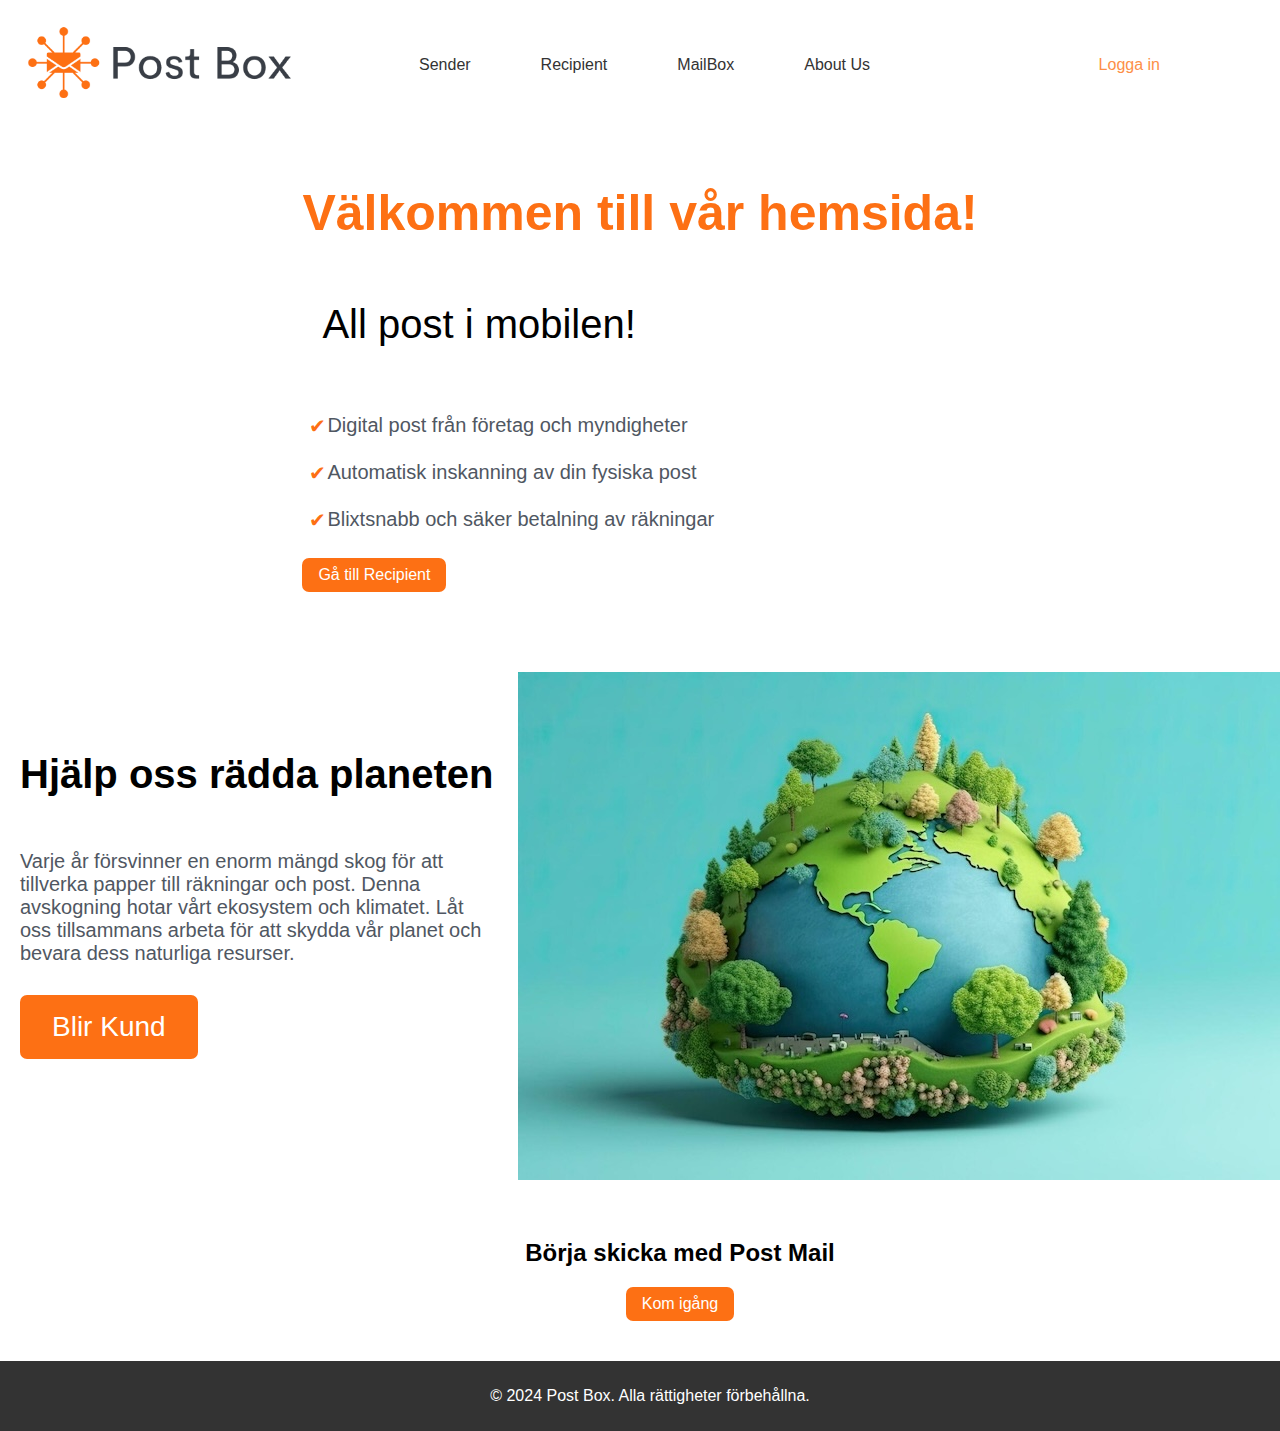
<file: mailBox/index.html>
<!DOCTYPE html>
<html lang="en">
  <head>
    <meta charset="UTF-8" />
    <meta name="viewport" content="width=device-width, initial-scale=1.0" />
    <title>Hemsida</title>
    <link rel="stylesheet" type="text/css" href="styles.css" />
  </head>
  <body>
    <header class="containerHeader">
      <img
        class="logo"
        src="Skärmavbild 2024-05-09 kl. 16.51.54.png"
        alt="logo"
        width="330px"
        height="130px"
      />
      <nav class="meny">
        <a href="senderhome.html">Sender</a>
        <a href="Recipient.html">Recipient</a>
        <a href="MailBox.html">MailBox</a>
        <a href="AboutUs.html">About Us</a>
        <a href="">Logga in</a>
      </nav>
    </header>
    <div class="containerContent">
      <div class="content">
        <h1>Välkommen till vår hemsida!</h1>
        <p>All post i mobilen!</p>
        <ul>
          <li>Digital post från företag och myndigheter</li>
          <li>Automatisk inskanning av din fysiska post</li>
          <li>Blixtsnabb och säker betalning av räkningar</li>
        </ul>
        <a href="Recipient.html" class="button">Gå till Recipient</a>
      </div>
    </div>
    <div class="miljoContent">
      <div class="text-content">
        <h2>Hjälp oss rädda planeten</h2>
        <p>
          Varje år försvinner en enorm mängd skog för att tillverka papper till
          räkningar och post. Denna avskogning hotar vårt ekosystem och
          klimatet. Låt oss tillsammans arbeta för att skydda vår planet och
          bevara dess naturliga resurser.
        </p>
        <a href="Recipient.html" class="kund"> Blir Kund</a>
      </div>
      <img
        src="28529377-varld-miljo-och-jord-dag-med-natur-och-eco-vanlig-miljo-generativ-ai-gratis-fotona.jpeg"
        alt="foto"
      />
    </div>
    <div class="sender">
      <h2>Börja skicka med Post Mail</h2>
      <a href="Sender.html" class="skickaButton"> Kom igång</a>
    </div>
    <footer class="footer">
      <p>&copy; 2024 Post Box. Alla rättigheter förbehållna.</p>
    </footer>
  </body>
</html>
</file>
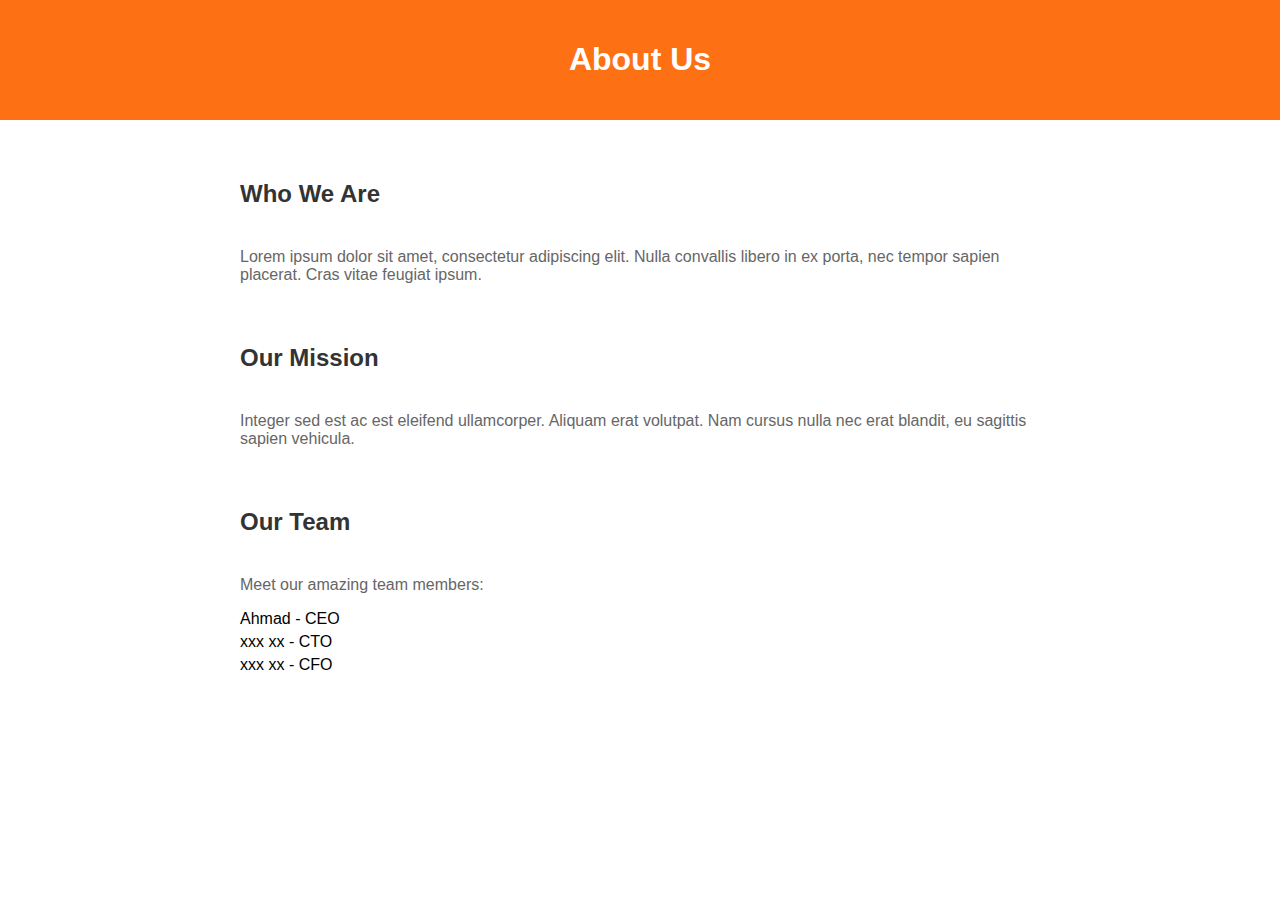
<file: mailBox/AboutUs.html>
<!DOCTYPE html>
<html lang="en">
  <head>
    <meta charset="UTF-8" />
    <meta name="viewport" content="width=device-width, initial-scale=1.0" />
    <title>About Us</title>
    <link rel="stylesheet" href="styles.css" />
  </head>
  <body>
    <header class="header">
      <h1 class="header__title">About Us</h1>
    </header>
    <div class="container">
      <section class="section about">
        <h2 class="section__title">Who We Are</h2>
        <p class="section__content">
          Lorem ipsum dolor sit amet, consectetur adipiscing elit. Nulla
          convallis libero in ex porta, nec tempor sapien placerat. Cras vitae
          feugiat ipsum.
        </p>
      </section>
      <section class="section mission">
        <h2 class="section__title">Our Mission</h2>
        <p class="section__content">
          Integer sed est ac est eleifend ullamcorper. Aliquam erat volutpat.
          Nam cursus nulla nec erat blandit, eu sagittis sapien vehicula.
        </p>
      </section>
      <section class="section team">
        <h2 class="section__title">Our Team</h2>
        <p class="section__content">Meet our amazing team members:</p>
        <ul class="team__list">
          <li class="team__member">Ahmad - CEO</li>
          <li class="team__member">xxx xx - CTO</li>
          <li class="team__member">xxx xx - CFO</li>
        </ul>
      </section>
    </div>
  </body>
</html>
</file>
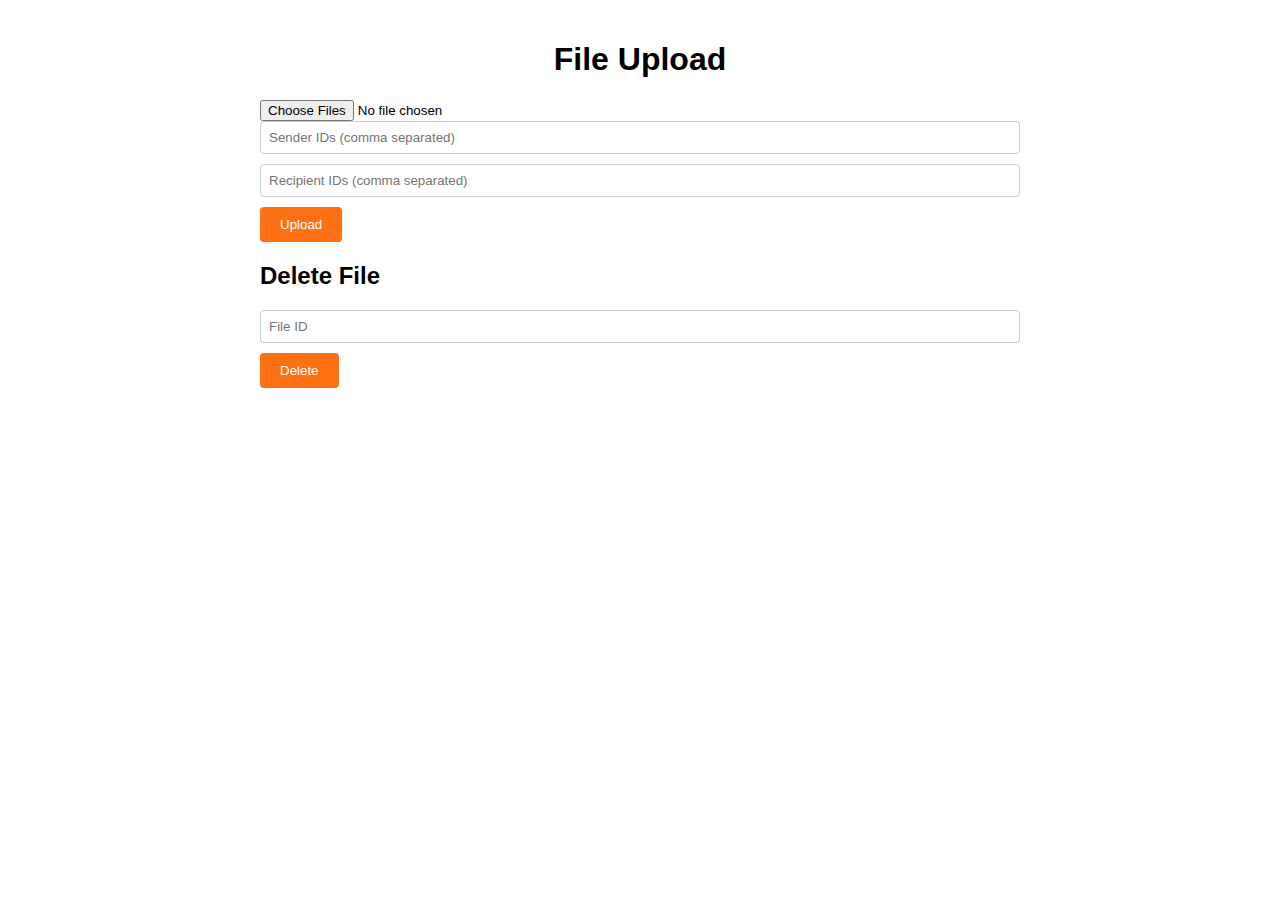
<file: mailBox/MailBox.html>
<!DOCTYPE html>
<html lang="en">
  <head>
    <meta charset="UTF-8" />
    <meta name="viewport" content="width=device-width, initial-scale=1.0" />
    <title>File Upload</title>
    <link rel="stylesheet" href="styles.css" />
  </head>
  <body class="container">
    <h1>File Upload</h1>
    <form id="uploadForm">
      <input type="file" id="fileInput" multiple />
      <input
        type="text"
        id="senderIds"
        placeholder="Sender IDs (comma separated)"
      />
      <input
        type="text"
        id="recipientIds"
        placeholder="Recipient IDs (comma separated)"
      />
      <button type="submit">Upload</button>
    </form>
    <div id="message"></div>
    <h2>Delete File</h2>
    <input type="number" id="fileIdToDelete" placeholder="File ID" />
    <button onclick="deleteFile()">Delete</button>

    <script src="script.js"></script>
  </body>
</html>
</file>
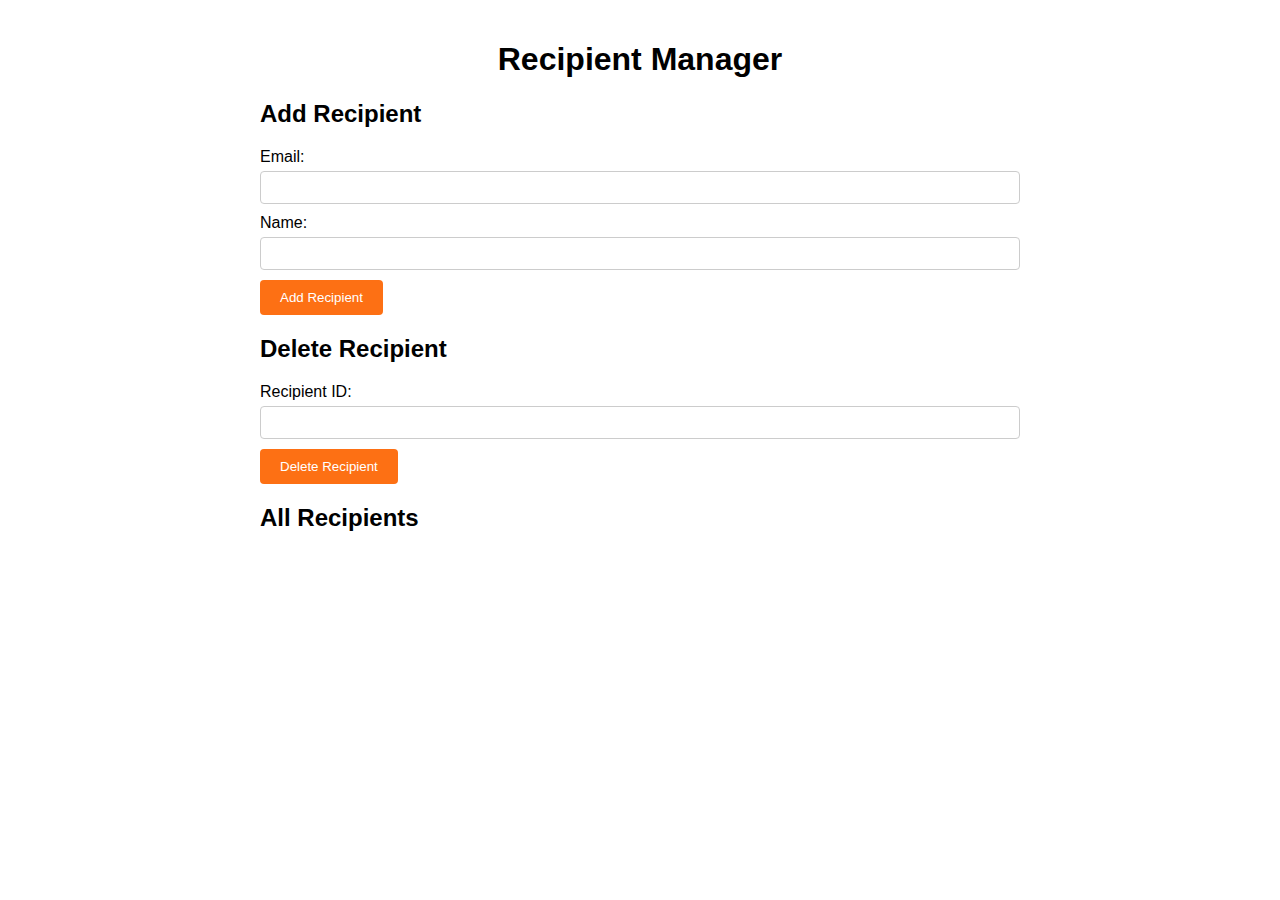
<file: mailBox/Recipient.html>
<!DOCTYPE html>
<html lang="en">
  <head>
    <meta charset="UTF-8" />
    <meta name="viewport" content="width=device-width, initial-scale=1.0" />
    <title>Recipient Manager</title>
    <link rel="stylesheet" href="styles.css" />
  </head>
  <body class="container">
    <h1>Recipient Manager</h1>
    <div>
      <h2>Add Recipient</h2>
      <form id="addRecipientForm">
        <label for="email">Email:</label>
        <input type="email" id="email" name="email" required />
        <label for="name">Name:</label>
        <input type="text" id="name" name="name" required />
        <button type="submit">Add Recipient</button>
      </form>
    </div>
    <div>
      <h2>Delete Recipient</h2>
      <form id="deleteRecipientForm">
        <label for="recipientId">Recipient ID:</label>
        <input type="number" id="recipientId" name="id" required />
        <button type="submit">Delete Recipient</button>
      </form>
    </div>
    <div>
      <h2>All Recipients</h2>
      <ul id="recipientList"></ul>
    </div>
    <script src="script.js"></script>
  </body>
</html>
</file>
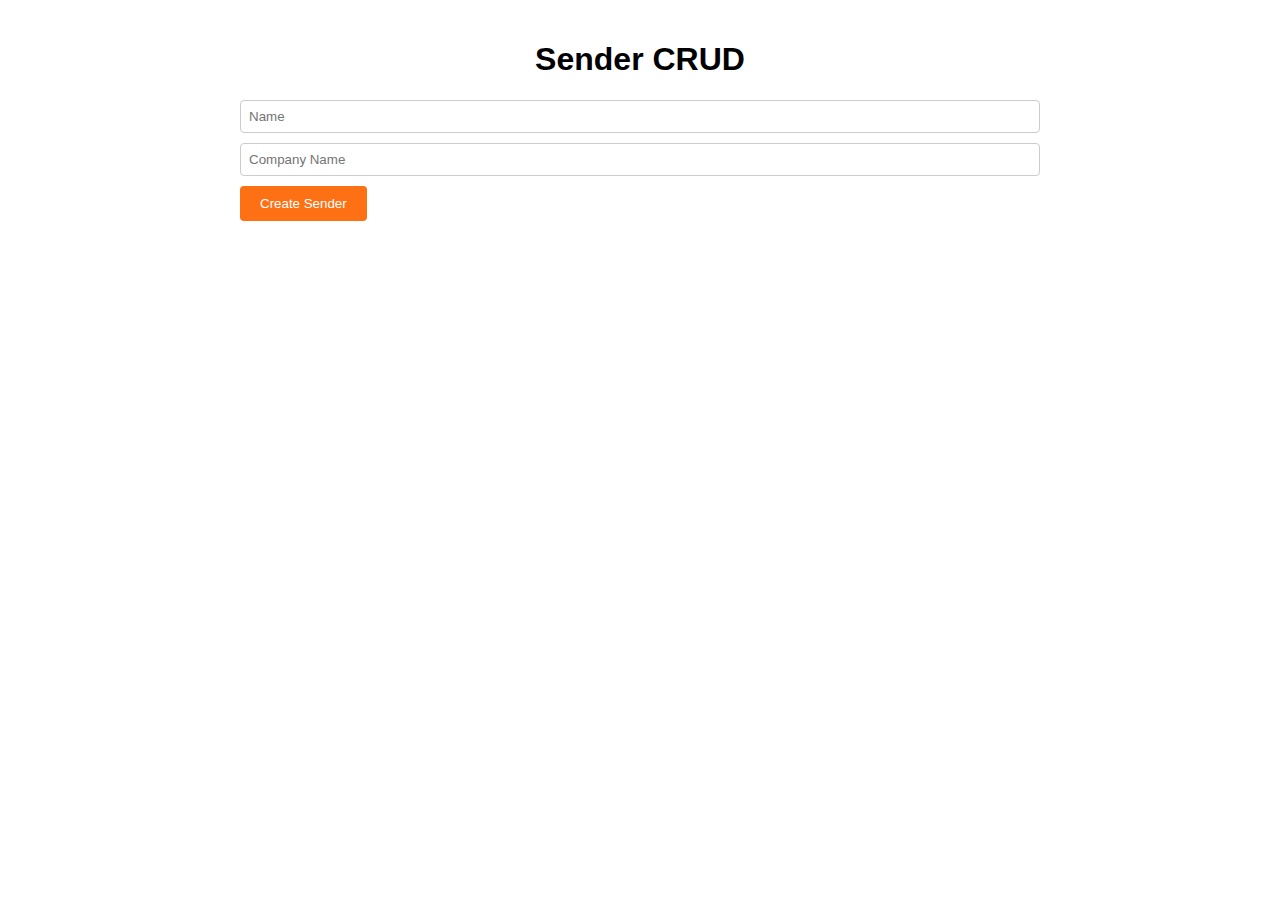
<file: mailBox/SenderC.html>
<!DOCTYPE html>
<html lang="en">
  <head>
    <meta charset="UTF-8" />
    <meta name="viewport" content="width=device-width, initial-scale=1.0" />
    <title>Sender & Recipient Management</title>
    <link rel="stylesheet" href="styles.css" />
  </head>
  <body>
    <div class="container">
      <h1>Sender CRUD</h1>
      <form id="senderForm">
        <input type="text" id="name" placeholder="Name" />
        <input type="text" id="companyName" placeholder="Company Name" />
        <button type="submit" onclick="createSender()">Create Sender</button>
      </form>
      <div id="sendersList"></div>
    <script src="script.js"></script>
  </body>
</html>
</file>
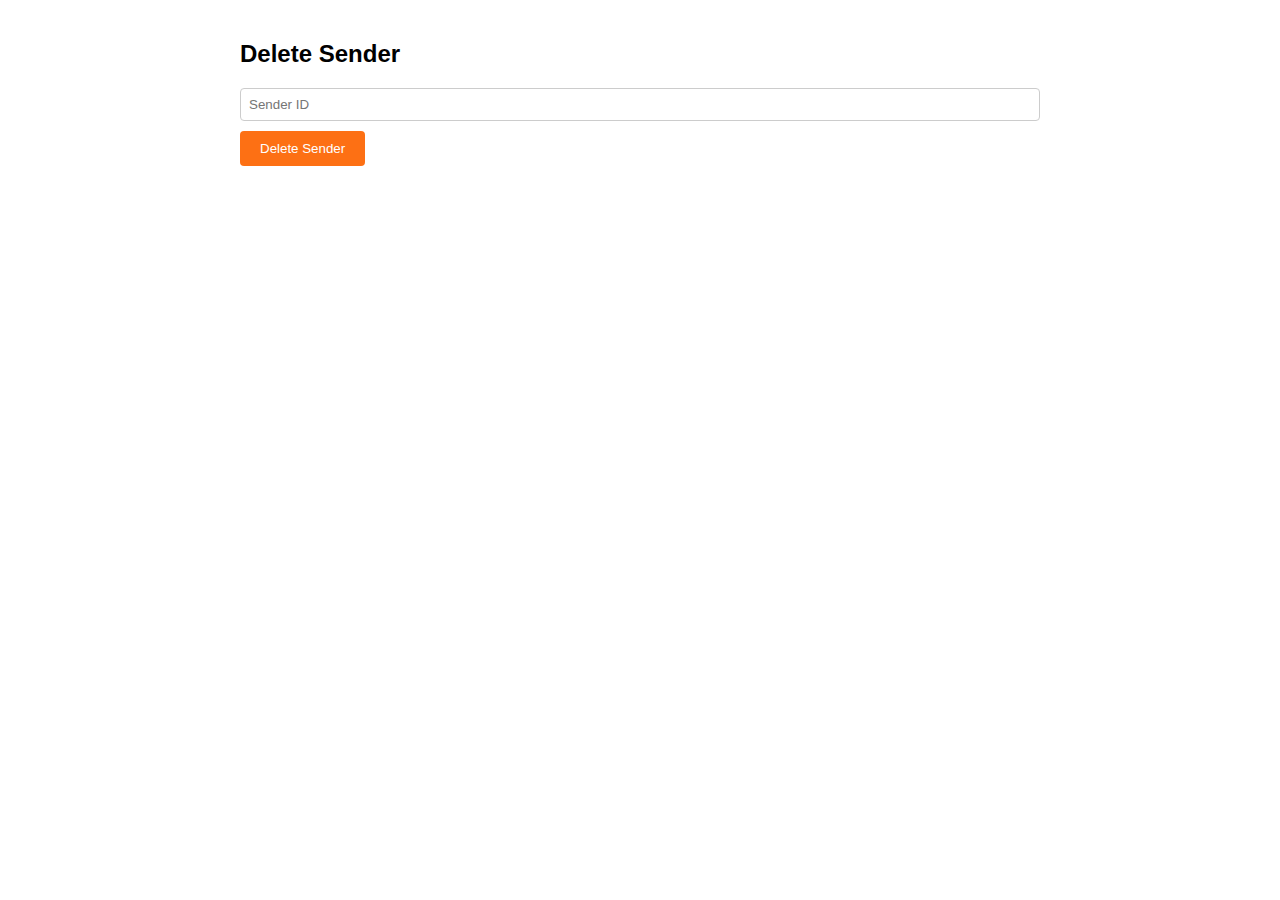
<file: mailBox/SenderD.html>
<!DOCTYPE html>
<html lang="en">
  <head>
    <meta charset="UTF-8" />
    <meta name="viewport" content="width=device-width, initial-scale=1.0" />
    <title>Sender & Recipient Management</title>
    <link rel="stylesheet" href="styles.css" />
  </head>
  <body>
    <div class="container">
      <h2>Delete Sender</h2>
      <form id="deleteForm">
        <input type="text" id="deleteId" placeholder="Sender ID" />
        <button type="button" onclick="deleteSender()">Delete Sender</button>
      </form>
    </div>
    <div id="sendersList"></div>
    <script src="script.js"></script>
  </body>
</html>
</file>
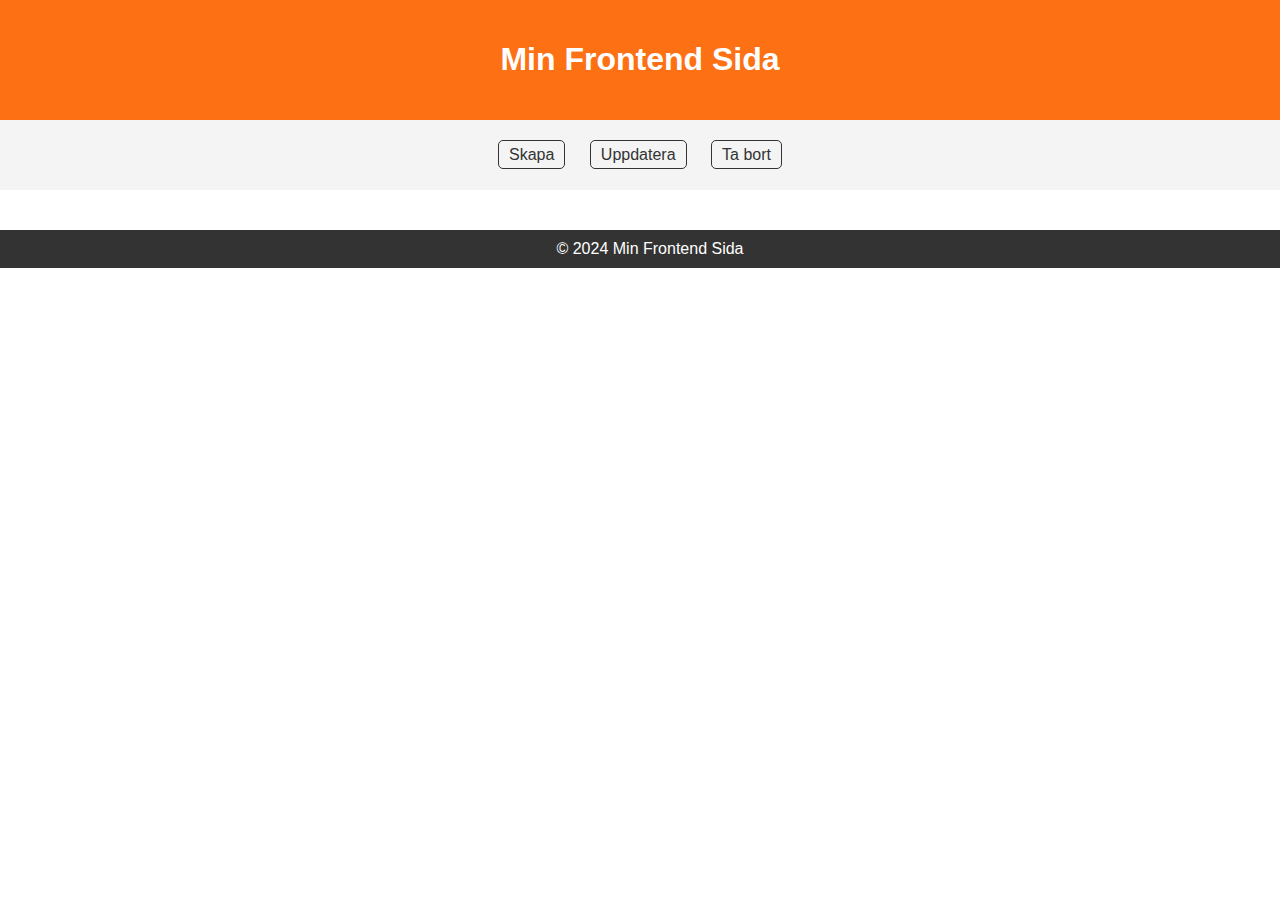
<file: mailBox/SenderHome.html>
<!DOCTYPE html>
<html lang="sv">
  <head>
    <meta charset="UTF-8" />
    <meta name="viewport" content="width=device-width, initial-scale=1.0" />
    <title>Frontend Sida</title>
    <link rel="stylesheet" href="styles.css" />
  </head>
  <body>
    <header class="header">
      <h1 class="header-title">Min Frontend Sida</h1>
    </header>
    <nav class="nav">
      <ul class="nav-list">
        <li class="nav-item">
          <a href="SenderC.html" class="nav-link">Skapa</a>
        </li>
        <li class="nav-item">
          <a href="senderhome.html" class="nav-link">Uppdatera</a>
        </li>
        <li class="nav-item">
          <a href="SenderD.html" class="nav-link">Ta bort</a>
        </li>
      </ul>
    </nav>
    <main class="main">
      <!-- Här kan du lägga till innehållet för varje menyval -->
    </main>
    <footer class="footer">
      <p class="footer-text">&copy; 2024 Min Frontend Sida</p>
    </footer>
  </body>
</html>
</file>
<file: mailBox/styles.css>
/* hmoe */
.containerHeader {
  display: flex;
  justify-content: center;
  align-items: center;
  height: 100%;
}

.logo {
  width: auto; /* Justera bredden efter behov */
}

.meny {
  width: 75%;
  display: flex;
  background-color: #fff;
  padding: 50px;
  justify-content: space-between;
}

.meny a:first-child {
  margin-left: 50px;
}

.meny a:last-child {
  margin-left: auto; /* Placera den sista länken till höger */
  color: #fd8f47;
}

.meny a {
  margin-right: 70px; /* Justera efter önskat avstånd mellan länkarna */
  text-decoration: none;
  color: #333;
  position: relative; /* Lägg till positionering relativt */
}

.meny a::after {
  content: ""; /* Lägg till ett tomt innehåll för pseudoelementet */
  position: absolute; /* Absolut positionering relativt till länken */
  left: 0; /* Placera understreckseffekten från vänsterkanten av länken */
  bottom: -3px; /* Placera understreckseffekten 3 pixlar under länken */
  width: 100%; /* Bredden på understreckseffekten är lika med bredden på länken */
  border-bottom: 2px solid transparent; /* Lägg till ett transparent understreck */
  transition: border-color 0.3s; /* Lägg till övergång för en smidig effekt */
}

.meny a:hover::after {
  border-color: #fd7014; /* Ändra understreckets färg när musen hovrar över länken */
}

.meny a:hover {
  color: #fd7014;
}

.content {
  text-align: center; /* Centrera innehållet horisontellt */
  margin-top: 20px;
}

.content h1 {
  color: #fd7014; /* Ändra färgen på rubriken */
  font-size: 50px;
}

.content p {
  padding: 20px;
  color: #000000; /* Ändra färgen på paragrafen */
  font-size: 40px;
  text-align: left;
}

.content ul {
  list-style-type: none; /* Ta bort punktlistan */
  padding: 0; /* Ta bort inre utfyllnad för ul-elementet */
  font-size: 20px;
}

.content li {
  padding: 7px;
  color: #505762; /* Ändra färgen på listelementen */
}

.containerContent {
  display: flex;
  justify-content: center;
  flex: 80%;
}

.content ul {
  list-style-type: none; /* Tar bort standardlista */
  padding: 0; /* Tar bort inre utfyllnad */
  text-align: left;
}

.content li {
  position: relative; /* Relativ position för att rita rätt-tecknet */
  padding-left: 25px; /* Lägger till utrymme till vänster för rätt-tecknet */
  margin-bottom: 10px; /* Lägger till utrymme mellan listelementen */
}

.content li::before {
  padding: 7px;
  content: "\2714"; /* Rätt-tecknet (✔) */
  position: absolute; /* Absolut position relativt till listelementet */
  left: 0; /* Placering till vänster för listelementet */
  top: 0; /* Placering till toppen för listelementet */
  color: #fd7014; /* Färgen för rätt-tecknet */
}

.button {
  display: inline-block;
  background-color: #fd7014;
  color: #ffffff;
  border: none;
  border-radius: 7px;
  padding: 8px 16px; /* Minska paddingen för att göra knappen smalare */
  font-size: 16px; /* Minska fontstorleken för att göra knappen smalare */
  text-decoration: none;
  cursor: pointer;
  transition: color 0.3s, background-color 0.3s;
  float: left;
}

.button:hover {
  color: #393e46;
  background-color: #fd8f47;
}

.miljoContent {
  margin-top: 80px;
  display: flex;
}

.text-content {
  margin-top: 50px;
  flex-basis: 50%; /* Tar upp halva bredden */
  padding: 20px 20px; /* Lägger till lite utfyllnad på sidorna */
}

.text-content h2 {
  font-size: 40px;
  margin-top: 10px; /* Tar bort översta marginalen för rubriken */
}

.text-content p {
  padding-top: 20px;
  color: #505762;
  font-size: 20px;
  margin-bottom: 0; /* Tar bort nedersta marginalen för paragrafen */
}

.miljoContent img {
  flex-basis: 50%; /* Tar upp halva bredden */
  max-width: 100%; /* Säkerställer att bilden inte är bredare än förälderkontainern */
}

.kund {
  margin: 30px 0;
  display: inline-block;
  background-color: #fd7014;
  color: #ffffff;
  border: none;
  border-radius: 7px;
  padding: 16px 32px; /* Minska paddingen för att göra knappen smalare */
  font-size: 28px; /* Minska fontstorleken för att göra knappen smalare */
  text-decoration: none;
  cursor: pointer;
  transition: color 0.3s, background-color 0.3s;
  float: left;
}

.kund:hover {
  color: #44474d;
  background-color: #fd8f47;
}

.skickaButton {
  display: inline-block;
  background-color: #fd7014;
  color: #ffffff;
  border: none;
  border-radius: 7px;
  padding: 8px 16px; /* Minska paddingen för att göra knappen smalare */
  font-size: 16px; /* Minska fontstorleken för att göra knappen smalare */
  text-decoration: none;
  cursor: pointer;
  transition: color 0.3s, background-color 0.3s;
}

.skickaButton:hover {
  color: #393e46;
  background-color: #fd8f47;
}

.skickaButton {
  display: block; /* Gör dem till blockelement för att centrera dem korrekt */
  margin: 0 auto; /* Centrera länken horisontellt */
  text-align: center; /* Centrera texten inuti länken horisontellt */
}

.sender {
  margin: 40px;
  top: 0;
  left: 0;
  width: 100%;
  height: 100%;
  display: flex;
  flex-direction: column;
  justify-content: center;
  align-items: center;
}

.footer {
  background-color: #fd7014;
  color: #fd7014;
  text-align: center;
  padding: 20px 0; /* Använd padding för att fylla utrymmet längs toppen och botten */
  width: 100%;
  bottom: 0; /* Placera fotern längst ned på sidan */
  left: 0; /* Placera fotern längst till vänster på sidan */
  right: 0; /* Placera fotern längst till höger på sidan */
  margin: 0; /* Ta bort alla marginaler */
}

/* Grundläggande layoutstilar */
.header {
  background-color: #333;
  color: #fff;
  padding: 20px;
  text-align: center;
}

.nav {
  background-color: #f4f4f4;
  padding: 10px 0;
}

.nav-list {
  list-style-type: none;
  text-align: center;
}

.nav-item {
  display: inline;
  margin: 0 10px;
}

.nav-link {
  text-decoration: none;
  color: #333;
  padding: 5px 10px;
  border: 1px solid #333;
  border-radius: 5px;
  transition: background-color 0.3s, color 0.3s;
}

.nav-link:hover {
  background-color: #333;
  color: #fff;
}

.main {
  padding: 20px;
}

.footer {
  background-color: #333;
  color: #fff;
  text-align: center;
  padding: 10px;
}
.footer-text {
  margin: 0;
}
/*about us*/
body {
  font-family: Arial, sans-serif;
  margin: 0;
  padding: 0;
}

.header {
  background-color: #fd7014;
  color: #fff;
  padding: 20px 0;
  text-align: center;
}

.container {
  width: 80%;
  margin: 20px auto;
}

.section {
  margin-bottom: 40px;
}

.section__title {
  padding: 20px 0;
  color: #333;
}

.section__content {
  color: #666;
}

.team__list {
  list-style-type: none;
  padding: 0;
}

.team__member {
  margin-bottom: 5px;
}

/**/
body {
  font-family: Arial, sans-serif;
  margin: 0;
  padding: 0;
  box-sizing: border-box;
}
.container {
  max-width: 800px;
  margin: 0 auto;
  padding: 20px;
}
h1 {
  text-align: center;
}
form {
  margin-bottom: 20px;
}
label {
  display: block;
  margin-bottom: 5px;
}
input[type="text"],
input[type="email"],
input[type="number"] {
  width: 100%;
  padding: 8px;
  margin-bottom: 10px;
  border: 1px solid #ccc;
  border-radius: 4px;
  box-sizing: border-box;
}
button {
  background-color: #fd7014;
  color: white;
  padding: 10px 20px;
  border: none;
  border-radius: 4px;
  cursor: pointer;
}
button:hover {
  background-color: #fd8f47;
}
ul {
  list-style-type: none;
  padding: 0;
}
li {
  margin-bottom: 5px;
}
</file>
